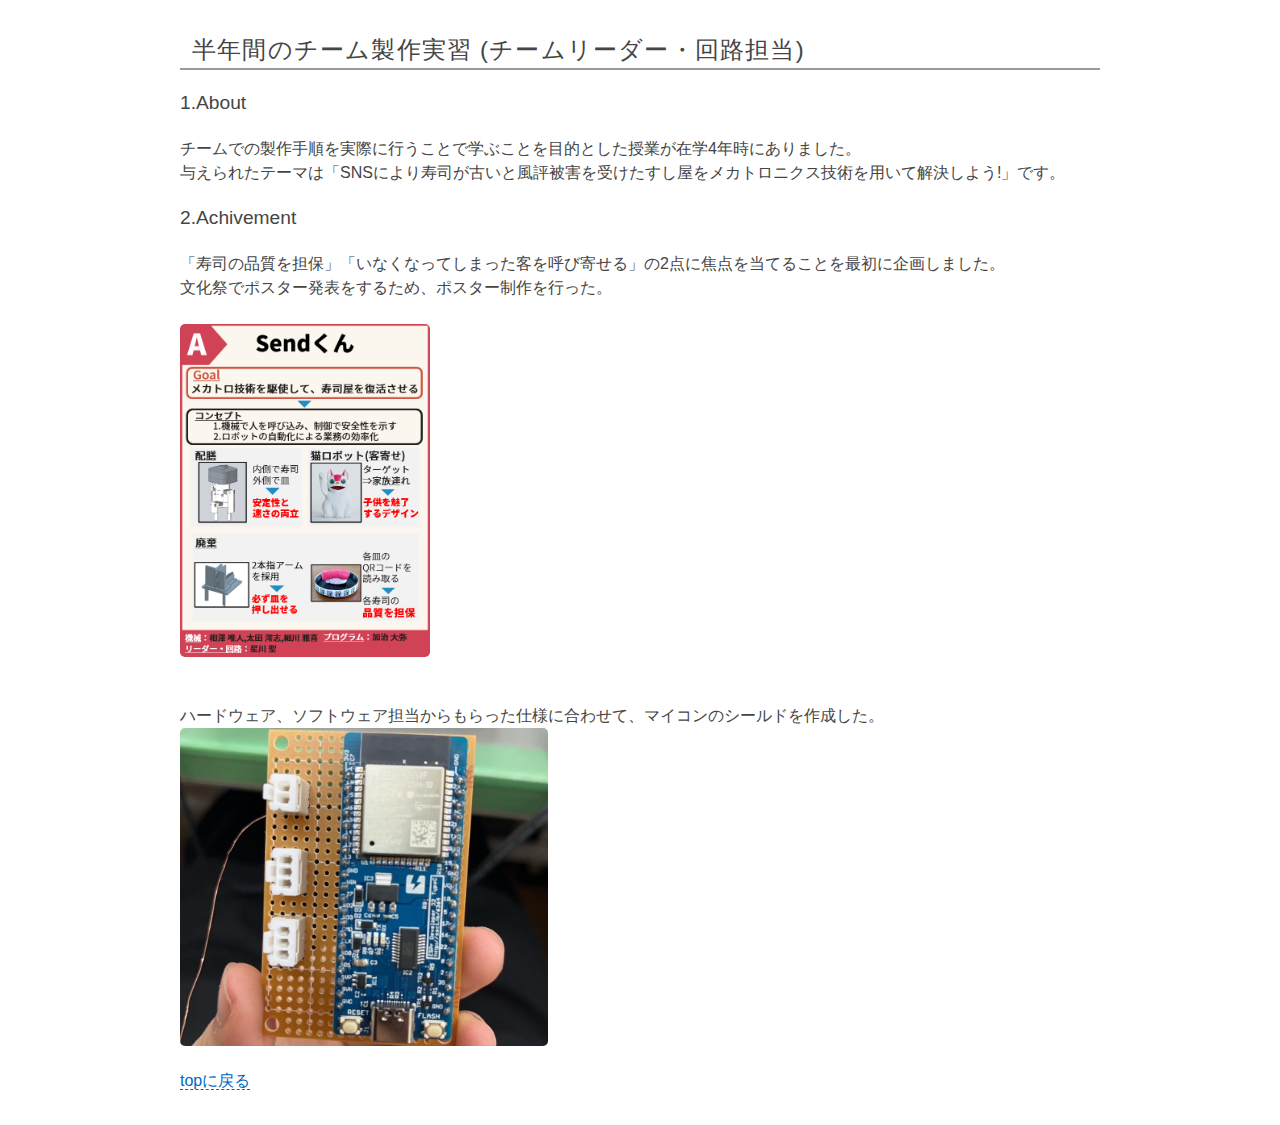
<file: kisoken.html>
<!DOCTYPE html>
<html lang="ja">

<head>
  <meta charset="utf-8" />
  <title>Hoshikawa Koki_portfolio </title>
  <meta name="viewport" content="width=device-width, initial-scale=1.0, user-scalable=yes" />
  <link rel="stylesheet" href="https://cdnjs.cloudflare.com/ajax/libs/font-awesome/6.4.2/css/all.min.css" />
  <!-- <link
      rel="stylesheet"
      href="https://fonts.googleapis.com/css2?family=Yusei+Magic&display=swap" /> -->
  <link rel="stylesheet" href="main.css" />
</head>

<body>
  <h1>半年間のチーム製作実習 (チームリーダー・回路担当)</h1>
  <h3>1.About</h3>
  <p>
    チームでの製作手順を実際に行うことで学ぶことを目的とした授業が在学4年時にありました。</br>
    与えられたテーマは「SNSにより寿司が古いと風評被害を受けたすし屋をメカトロニクス技術を用いて解決しよう!」です。</br>
  </p>

  <h3>2.Achivement</h3>
  <p>
    「寿司の品質を担保」「いなくなってしまった客を呼び寄せる」の2点に焦点を当てることを最初に企画しました。</br>
    文化祭でポスター発表をするため、ポスター制作を行った。</br>
    </br>
    <img src="img/sendkun.png" width="250"></br>
    </br>
  </p>
  <p>
    ハードウェア、ソフトウェア担当からもらった仕様に合わせて、マイコンのシールドを作成した。
  </br>
  <img src="img/maicon.jpg" alt="" width="40%">
</br>
  </p>

  <a href="index.html">topに戻る</a>

</body>

</html>
</file>
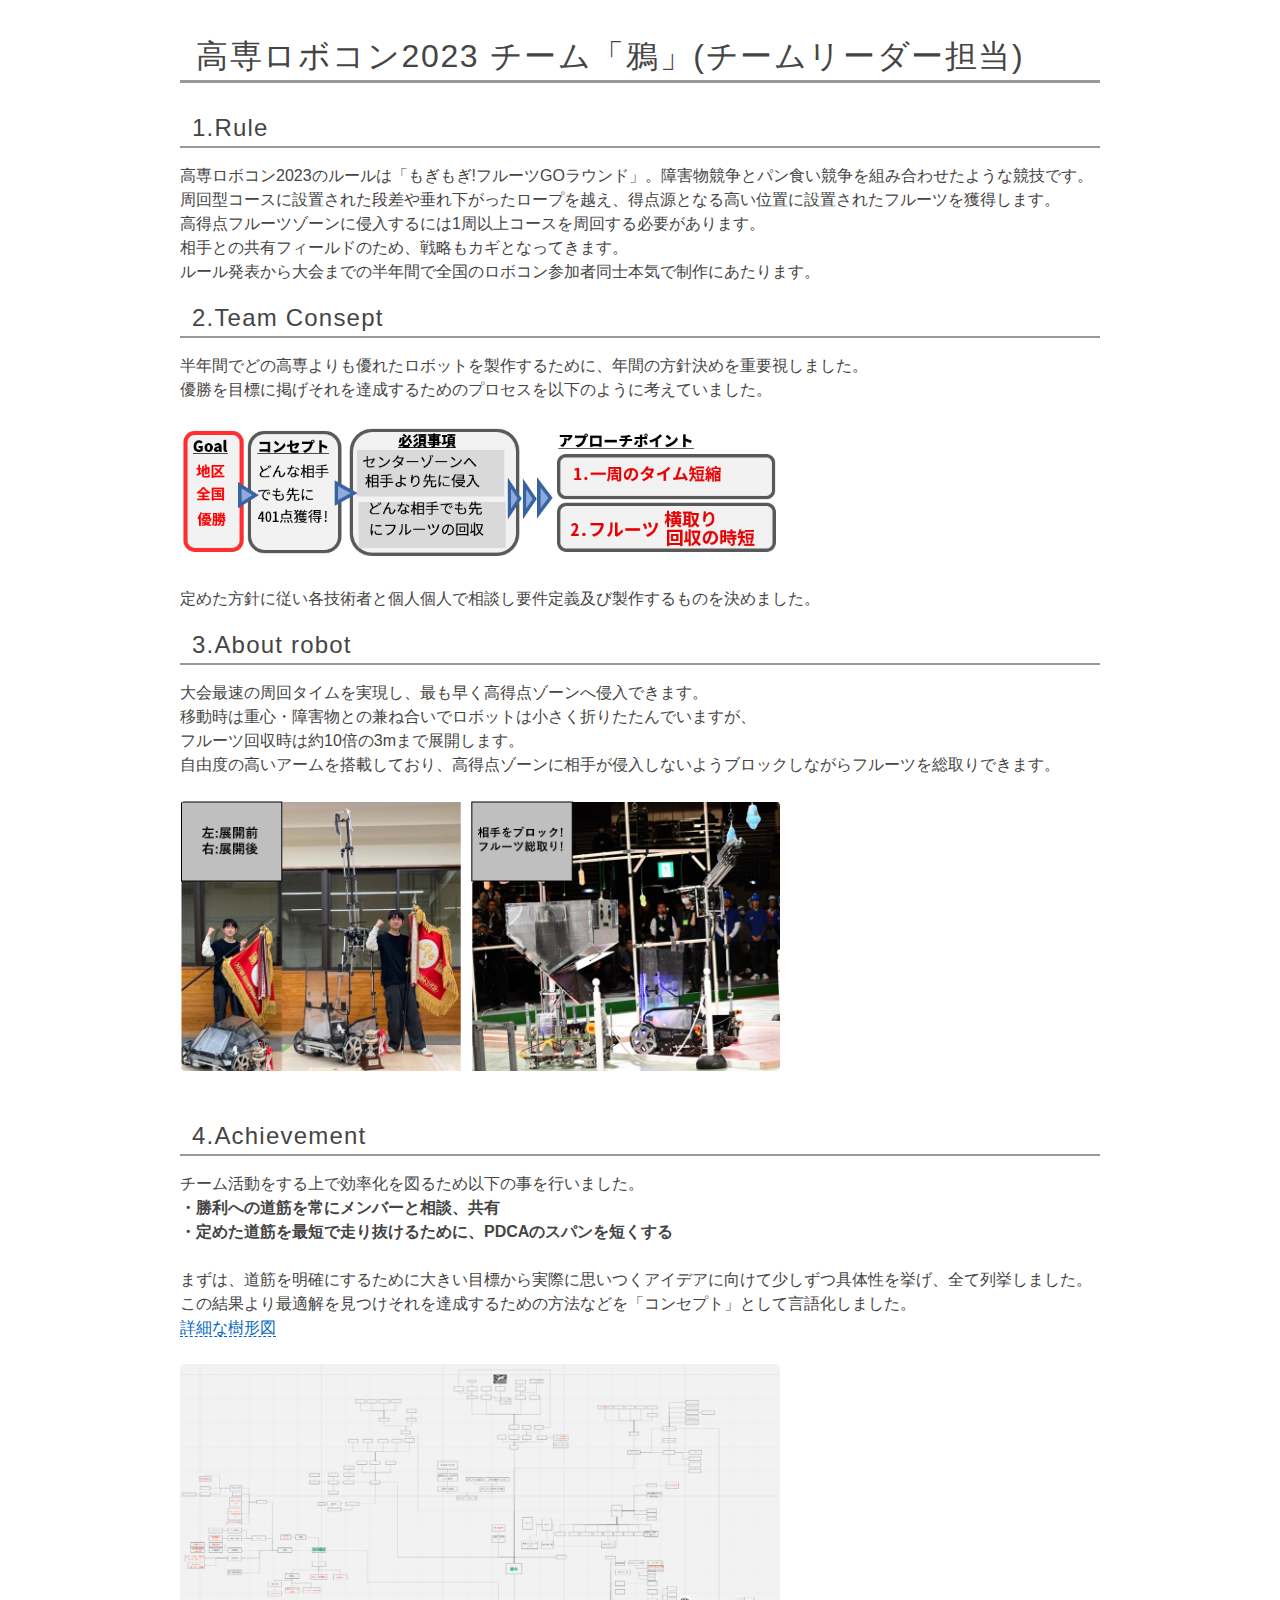
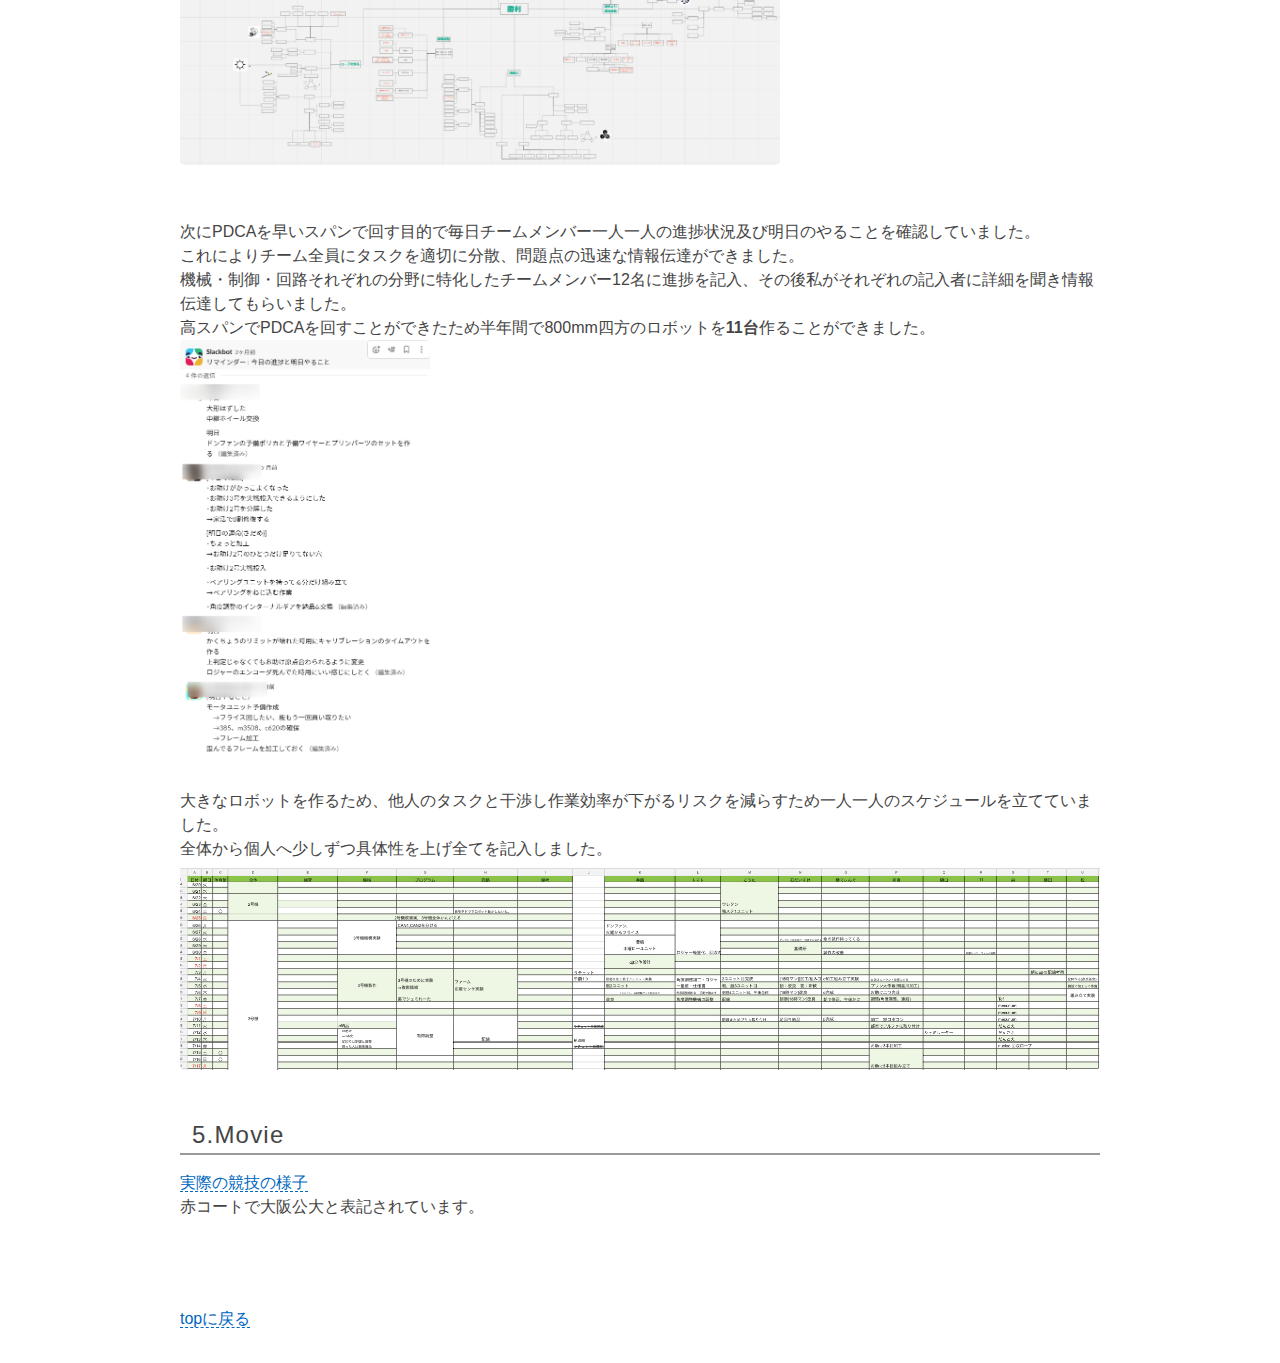
<file: robocon2023.html>
<!DOCTYPE html>
<html lang="ja">

<head>
  <meta charset="utf-8" />
  <title>Hoshikawa Koki_portfolio </title>
  <meta name="viewport" content="width=device-width, initial-scale=1.0, user-scalable=yes" />
  <link rel="stylesheet" href="https://cdnjs.cloudflare.com/ajax/libs/font-awesome/6.4.2/css/all.min.css" />
  <!-- <link
      rel="stylesheet"
      href="https://fonts.googleapis.com/css2?family=Yusei+Magic&display=swap" /> -->
  <link rel="stylesheet" href="main.css" />
</head>

<body>
  <h2>高専ロボコン2023 チーム「鴉」(チームリーダー担当)</h2>
  <h1>1.Rule</h1>
  <p>
    高専ロボコン2023のルールは「もぎもぎ!フルーツGOラウンド」。障害物競争とパン食い競争を組み合わせたような競技です。</br>
    周回型コースに設置された段差や垂れ下がったロープを越え、得点源となる高い位置に設置されたフルーツを獲得します。</br>
    高得点フルーツゾーンに侵入するには1周以上コースを周回する必要があります。</br>
    相手との共有フィールドのため、戦略もカギとなってきます。</br>
    ルール発表から大会までの半年間で全国のロボコン参加者同士本気で制作にあたります。</br>
  </p>
  <h1>2.Team Consept</h1>
  <p>
    半年間でどの高専よりも優れたロボットを製作するために、年間の方針決めを重要視しました。</br>
    優勝を目標に掲げそれを達成するためのプロセスを以下のように考えていました。</br>
    </br>
    <img src="img/team concept.png" width="600"></br>
    </br>
    定めた方針に従い各技術者と個人個人で相談し要件定義及び製作するものを決めました。
  </p>

  <h1>3.About robot</h1>
  <p>
    大会最速の周回タイムを実現し、最も早く高得点ゾーンへ侵入できます。</br>
    移動時は重心・障害物との兼ね合いでロボットは小さく折りたたんでいますが、</br>
    フルーツ回収時は約10倍の3mまで展開します。</br>
    自由度の高いアームを搭載しており、高得点ゾーンに相手が侵入しないようブロックしながらフルーツを総取りできます。</br>
    </br>
    <img src="img/yatushiro.png" width="600"></br>
    </br>
  </p>

  <h1>4.Achievement</h1>
  <p>
    チーム活動をする上で効率化を図るため以下の事を行いました。</br>
    <b>・勝利への道筋を常にメンバーと相談、共有</br>
      ・定めた道筋を最短で走り抜けるために、PDCAのスパンを短くする</b>
    </br>

    </br>
    まずは、道筋を明確にするために大きい目標から実際に思いつくアイデアに向けて少しずつ具体性を挙げ、全て列挙しました。</br>
    この結果より最適解を見つけそれを達成するための方法などを「コンセプト」として言語化しました。</br>
    <a href="https://miro.com/app/board/uXjVMQdzH6I=/?share_link_id=457100156852">詳細な樹形図</a><br />
    </br>
    <img src="img/jukeizu.png" width="600"></br>
    </br>
    </br>

    次にPDCAを早いスパンで回す目的で毎日チームメンバー一人一人の進捗状況及び明日のやることを確認していました。</br>
    これによりチーム全員にタスクを適切に分散、問題点の迅速な情報伝達ができました。</br>
    機械・制御・回路それぞれの分野に特化したチームメンバー12名に進捗を記入、その後私がそれぞれの記入者に詳細を聞き情報伝達してもらいました。</br>
    高スパンでPDCAを回すことができたため半年間で800mm四方のロボットを<strong>11台</strong>作ることができました。
    </br>
    <img src="img/kaerinokai.png" width="250"></br>
    </br>

    大きなロボットを作るため、他人のタスクと干渉し作業効率が下がるリスクを減らすため一人一人のスケジュールを立てていました。</br>
    全体から個人へ少しずつ具体性を上げ全てを記入しました。
    </br>
    <img src="img/schedule.png" width="100%"></br>
    </br>

  <h1>5.Movie</h1>
  <p>
    <a
      href="https://www.youtube.com/watch?v=dDdRVrF7438&list=RDCMUCHaI7UN2G4BGKv46QnW40Rw&start_radio=1&t=21453s">実際の競技の様子</a></br>
    赤コートで大阪公大と表記されています。
  </p>
  </br>
  </br>
  </br>

  <a href="index.html">topに戻る</a>

  </p>

</body>

</html>
</file>
<file: main.css>
html {
  -ms-text-size-adjust: 100%;
  -webkit-text-size-adjust: 100%;
  font-family: "Yusei Magic", sans-serif;
  --theme-color-1: #f50;
  --theme-color-2: #999;
  --theme-color-3: #0067C0;
  color: #454545;
}

body {
  color: var(--main-foreground);
  line-height: 1.5;
  word-wrap: break-word;
  box-sizing: border-box;
  max-width: 980px;
  margin: 2em auto;
  padding: 0px 30px;
}

h1 {
  position: relative;
  font-size: 150%;
  letter-spacing: 0.05em;
  font-weight: normal;
  padding: 0 0.5em;
  border-bottom: 2px solid var(--theme-color-2);
}

h2 {
  position: relative;
  font-size: 200%;
  letter-spacing: 0.05em;
  font-weight: normal;
  padding: 0 0.5em;
  border-bottom: 3px solid var(--theme-color-2);
}

h3 {
  position: relative;
  font-size: 120%;
  /*letter-spacing: 0.05em;*/
  font-weight: normal;
  /*padding: 0 0.5em;*/
}


img {
  border-radius: 5px;
}

red {
  font-style: normal;
  font-weight: normal;
  font-size: 100%;
  letter-spacing: 0.05em;
  color: var(--theme-color-1);
}

a {
  text-decoration: none;
  color: var(--theme-color-3);
  cursor: pointer;
  border-bottom: 1.5px dashed;
  transition: background-color 0.5s;
}

a:hover {
  color: white;
  background-color: var(--theme-color-1);
  border-radius: 4px;
  border-bottom: none;
}

ul {
  list-style: none;
  padding: 0;
  margin-block-start: 0.7em;
  margin-block-end: 0.7em;
}

ul li {
  position: relative;
  padding: 0 0 0 1.6em;
  margin: 0;
  text-indent: 0.5em;
}

ul li::before {
  position: absolute;
  left: 0.5em;
  top: 0.4em;
  font-size: 75%;
  font-family: "Font Awesome 6 Free";
  font-weight: bold;
  content: "\f816";
}
</file>
